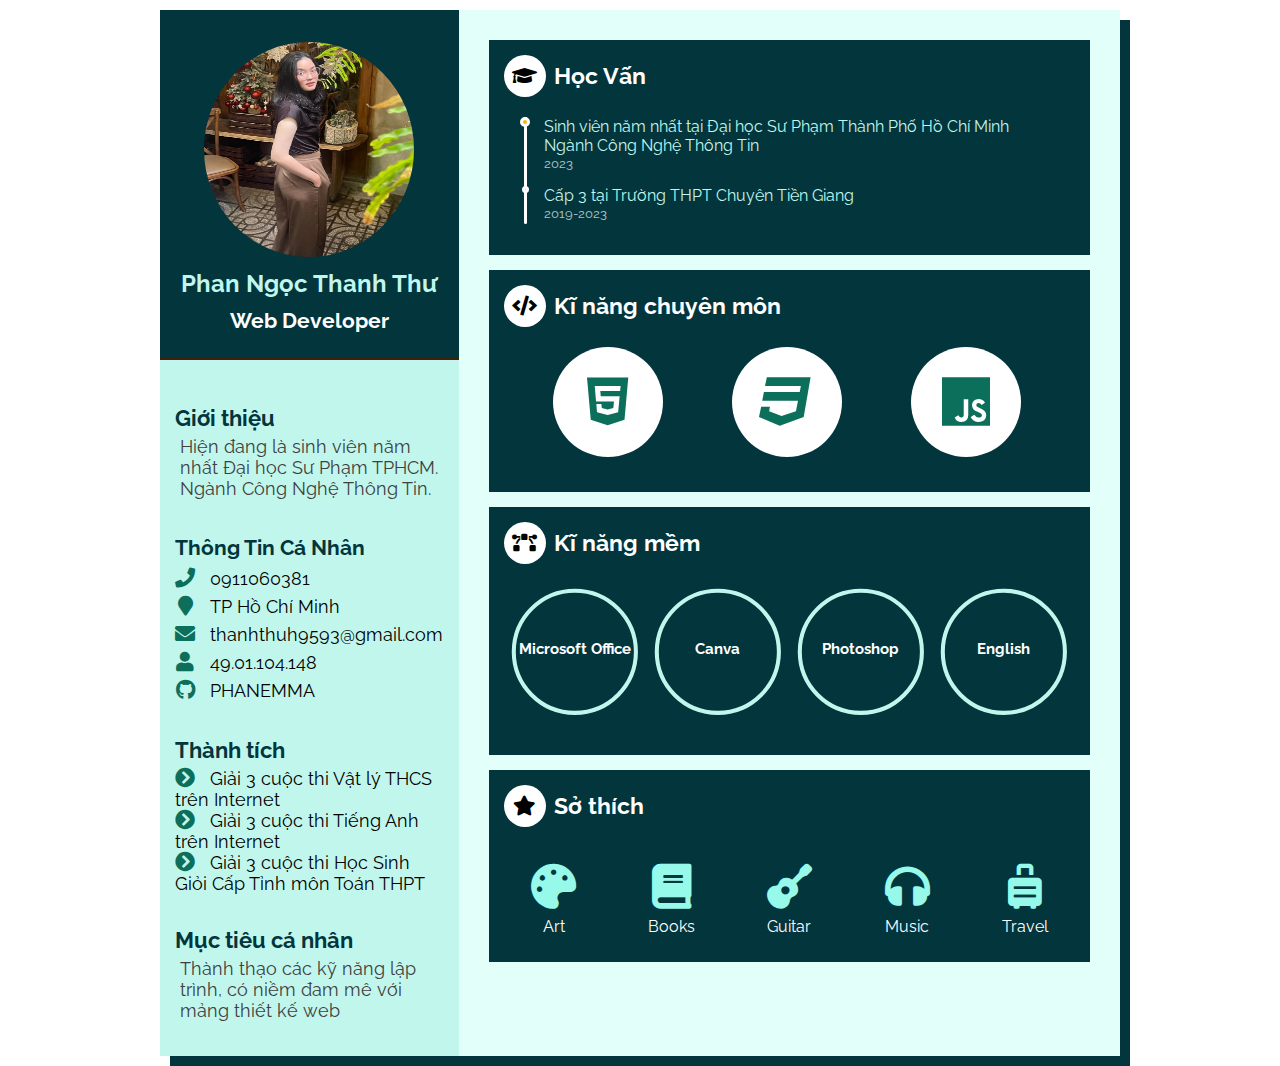
<file: index.html>
<html>
<head>
	<title>Resume | CSS</title>
	<link rel="stylesheet" type="text/scss" href="main.scss">
	<link rel="stylesheet" type="text/css" href="./assets/style/cv3.scss">
</head>
<body>
<div class="resume">
    <div class="base">
      <div class="profile">
        <div class="photo"> <img src="./assets/image/AV.jpg"> </div>
        <div class="info">
          <h1 class="name">Phan Ngọc Thanh Thư</h1>
          <h2 class="job">Web Developer</h2>
        </div>
      </div>
      <div class="about">
        <h3>Giới thiệu</h3>
        <div class="about1"><span> Hiện đang là sinh viên năm nhất Đại học Sư Phạm TPHCM.
          <br>
          Ngành Công Nghệ Thông Tin. </span>
        </div>
      </div>
      <div class="contact">
        <h3>Thông Tin Cá Nhân</h3>
        <div class="call"><a href="tel:123-456-7890"><i class=" fas fa-phone"></i><span>0911060381</span></a></div>
        <div class="address"><a href="https://www.google.com/maps/place/H%E1%BB%93+Ch%C3%AD+Minh,+Th%C3%A0nh+ph%E1%BB%91+H%E1%BB%93+Ch%C3%AD+Minh,+Vi%E1%BB%87t+Nam/@10.7552929,106.365566,10z/data=!3m1!4b1!4m6!3m5!1s0x317529292e8d3dd1:0xf15f5aad773c112b!8m2!3d10.8230989!4d106.6296638!16zL20vMGhuNGg?entry=ttu"><i class="fas fa-map-marker"></i><span>TP Hồ Chí Minh</span></a>
        </div>
        <div class="email"><a href="mailto:astronaomical@gmail.com"><i class="fas fa-envelope"></i><span>thanhthuh9593@gmail.com</span></a></div>
        <div class="website"> <i class="fas fa-user"></i><span>49.01.104.148</span></a></div>
        <div class="website"><a href="https://github.com/PHANEMMA"><i class="fab fa-github"></i><span>PHANEMMA</span></a></div>
      </div>
      <div class="follow">
        <h3>Thành tích</h3>
        <div class="tt">
          <div class="tt1"><i class="	fas fa-chevron-circle-right"></i><span>Giải 3 cuộc thi Vật lý THCS trên Internet</span></div>
          <div class="tt2"><i class="	fas fa-chevron-circle-right"></i><span>Giải 3 cuộc thi Tiếng Anh trên Internet</span></div>
          <div class="tt3"><i class="	fas fa-chevron-circle-right"></i><span>Giải 3 cuộc thi Học Sinh Giỏi Cấp Tỉnh môn Toán THPT</span></div>
        </div>
      </div>
      <div class="aim">
        <h3>Mục tiêu cá nhân</h3>
        <div class="mt"><span>Thành thạo các kỹ năng lập trình, có niềm đam mê với mảng thiết kế web</span></div>
      </div>
    </div>
    <div class="func">
      <div class="edu">
        <h3><i class="fa fa-graduation-cap"></i><span>Học Vấn</span></h3>
        <ul>
          <li><span>Sinh viên năm nhất tại Đại học Sư Phạm Thành Phố Hồ Chí Minh</span><br><span>Ngành Công Nghệ Thông Tin</span><small>2023</small></li>
          <li><span>Cấp 3 tại Trường THPT Chuyên Tiền Giang</span><small>2019-2023</small></li>
        </ul>
      </div>
      <div class="skills-prog">
        <h3><i class="fas fa-code"></i><span>Kĩ năng chuyên môn</span></h3>
        <div class="box">
          <a target="_blank"><i class="fab fa-html5"></i></a>
          <a target="_blank"><i class="fab fa-css3 "></i></a>
          <a target="_blank"><i class="fab fa-js"></i></a>
        </div>
      </div>
      <div class="skills-soft">
        <h3><i class="fas fa-bezier-curve"></i><span>Kĩ năng mềm</span>></h3>
        <ul>
          <li data-percent="90">
            <svg viewbox="0 0 100 100">
              <circle cx="50" cy="50" r="45"></circle>
              <circle class="cbar" cx="50" cy="50" r="45"></circle>
            </svg><span>Microsoft Office </span><small></small>
          </li>
          <li data-percent="75">
              <svg viewbox="0 0 100 100">
              <circle cx="50" cy="50" r="45"></circle>
              <circle class="cbar" cx="50" cy="50" r="45"></circle>
              </svg>
              <div class="Canva"><a href="https://www.facebook.com/photo?fbid=328578026346732&set=a.187885703749299"><span>Canva</span><small>Click here</small></a></div>
          </li>
          <li data-percent="85">
            <svg viewbox="0 0 100 100">
              <circle cx="50" cy="50" r="45"></circle>
              <circle class="cbar" cx="50" cy="50" r="45"></circle>
            </svg><span>Photoshop</span><small></small>
          </li>
          <li data-percent="85">
            <svg viewbox="0 0 100 100">
              <circle cx="50" cy="50" r="45"></circle>
              <circle class="cbar" cx="50" cy="50" r="45"></circle>
            </svg><span>English</span><small></small>
          </li>
        </ul>
      </div>
      
      <div class="interests">
        <h3><i class="fas fa-star"></i><span>Sở thích</span></h3>
        <div class="interests-items">
          <div class="art"><i class="fas fa-palette"></i><span>Art</span></div>
          <div class="art"><i class="fas fa-book"></i><span>Books</span></div>
          <div class="movies"><i class="fas fa-guitar"></i><span>Guitar</span></div>
          <div class="music"><i class="fas fa-headphones"></i><span>Music</span></div>
          <div class="games"><i class="fas fa-suitcase-rolling"></i><span>Travel</span></div>
        </div>
      </div>
    </div>
  </div>
</body>
</html>
</file>
